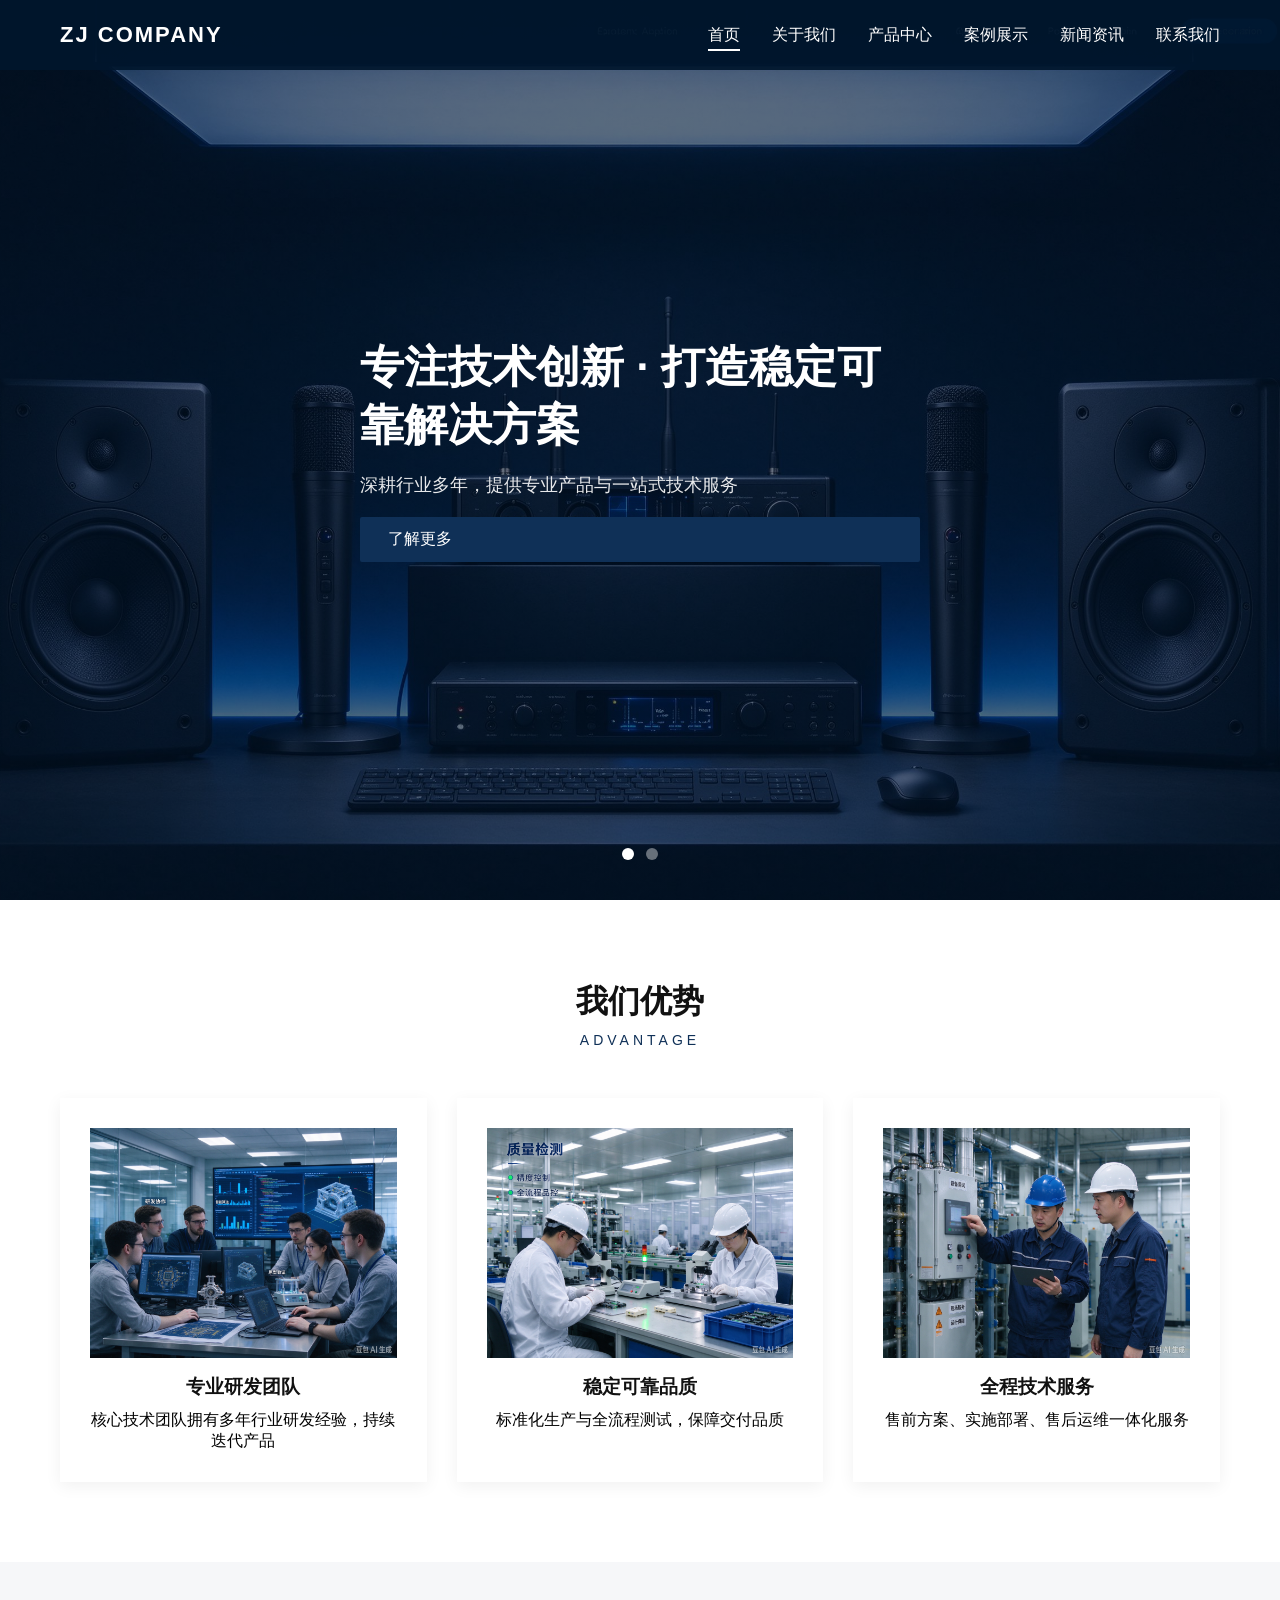
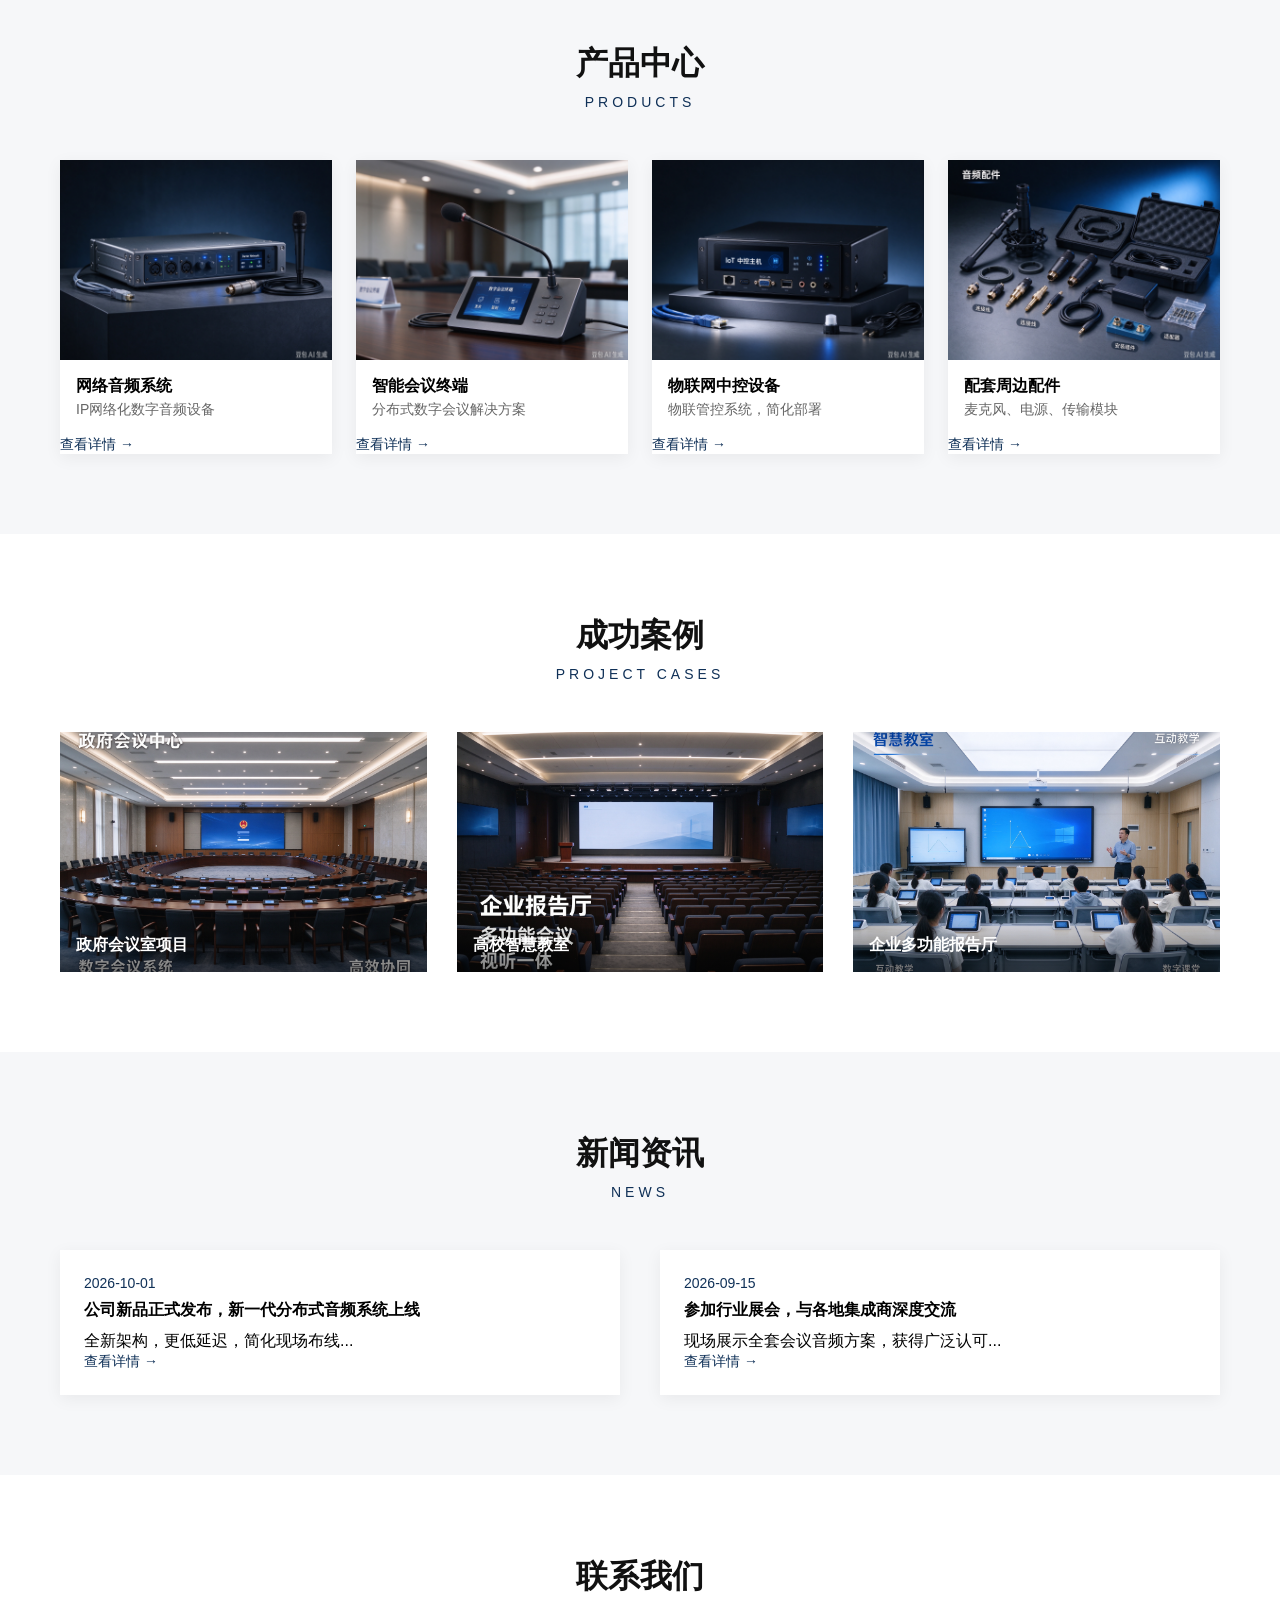
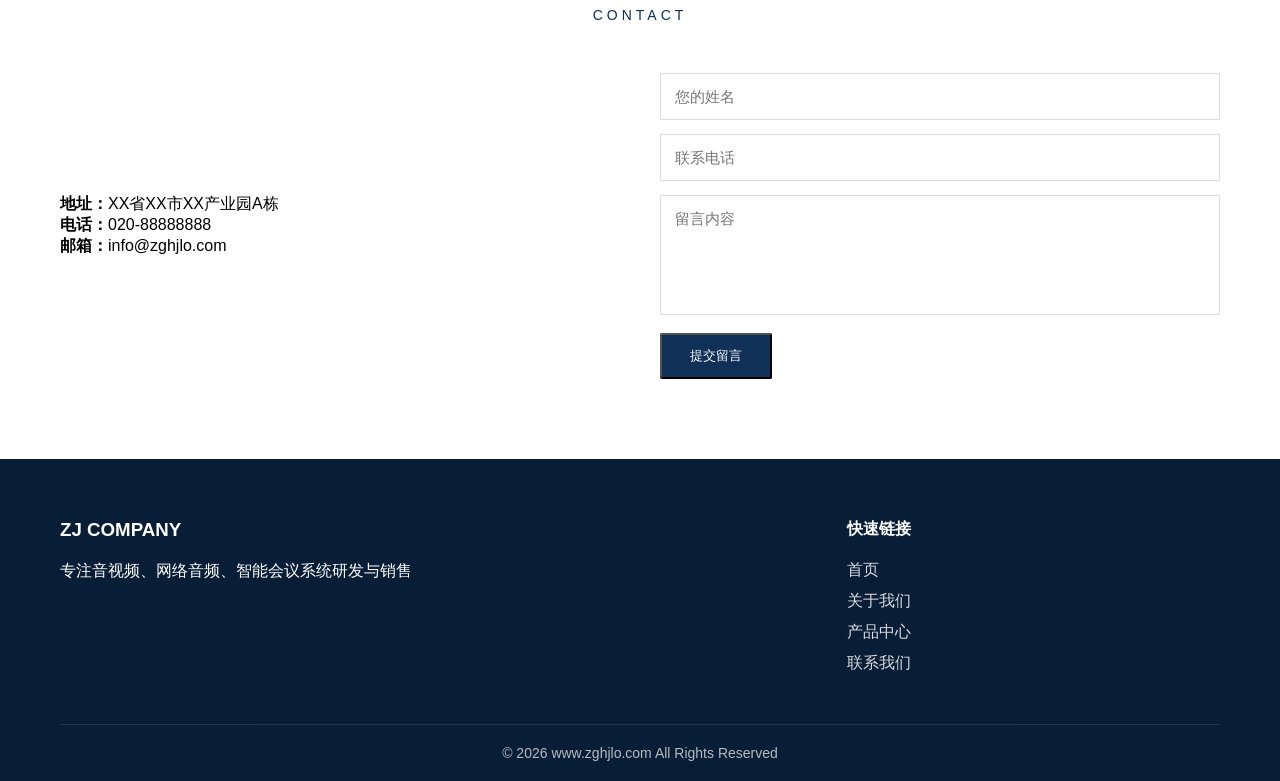
<file: index.html>
<!DOCTYPE html>
<html lang="zh-CN">
<head>
    <meta charset="UTF-8">
    <meta name="viewport" content="width=device-width, initial-scale=1.0">
    <title>首页 - ZJ Company | www.zghjlo.com</title>
    <link rel="stylesheet" href="css/style.css">
</head>
<body>
<!-- 导航栏 -->
<header class="header">
    <div class="container nav-wrap">
        <a href="index.html" class="logo">ZJ COMPANY</a>
        <ul class="nav">
            <li><a href="index.html" class="active">首页</a></li>
            <li><a href="about.html">关于我们</a></li>
            <li><a href="#product">产品中心</a></li>
            <li><a href="#case">案例展示</a></li>
            <li><a href="#news">新闻资讯</a></li>
            <li><a href="#contact">联系我们</a></li>
        </ul>
        <div class="menu-btn">☰</div>
    </div>
</header>

<!-- Banner轮播 -->
<section class="banner">
    <div class="banner-item active" style="background: linear-gradient(rgba(0,20,40,0.6),rgba(0,20,40,0.6)), url('images/banner1.jpg') center/cover;">
        <div class="container banner-text">
            <h1>专注技术创新 · 打造稳定可靠解决方案</h1>
            <p>深耕行业多年，提供专业产品与一站式技术服务</p>
            <a href="about.html" class="btn">了解更多</a>
        </div>
    </div>
    <div class="banner-item" style="background: linear-gradient(rgba(0,20,40,0.6),rgba(0,20,40,0.6)), url('images/banner2.jpg') center/cover;">
        <div class="container banner-text">
            <h1>品质为本，服务为先</h1>
            <p>严格品控体系，快速响应技术支持</p>
            <a href="#contact" class="btn">联系我们</a>
        </div>
    </div>
    <div class="banner-dots">
        <span class="dot active"></span>
        <span class="dot"></span>
    </div>
</section>

<!-- 企业优势 -->
<section class="section" id="advantage">
    <div class="container">
        <div class="title">
            <h2>我们优势</h2>
            <p>ADVANTAGE</p>
        </div>
        <div class="grid-3">
            <div class="card">
                <div class="card-img"><img src="images/adv1.jpg" alt="研发实力"></div>
                <h3>专业研发团队</h3>
                <p>核心技术团队拥有多年行业研发经验，持续迭代产品</p>
            </div>
            <div class="card">
                <div class="card-img"><img src="images/adv2.jpg" alt="稳定品质"></div>
                <h3>稳定可靠品质</h3>
                <p>标准化生产与全流程测试，保障交付品质</p>
            </div>
            <div class="card">
                <div class="card-img"><img src="images/adv3.jpg" alt="售后支持"></div>
                <h3>全程技术服务</h3>
                <p>售前方案、实施部署、售后运维一体化服务</p>
            </div>
        </div>
    </div>
</section>

<!-- 产品中心 -->
<section class="section bg-gray" id="product">
    <div class="container">
        <div class="title">
            <h2>产品中心</h2>
            <p>PRODUCTS</p>
        </div>
        <div class="grid-4">
            <div class="product-card">
                <img src="images/pro1.jpg" alt="产品">
                <h4>网络音频系统</h4>
                <p>IP网络化数字音频设备</p>
                <a href="product-detail.html" class="more">查看详情 →</a>
            </div>
            <div class="product-card">
                <img src="images/pro2.jpg" alt="产品">
                <h4>智能会议终端</h4>
                <p>分布式数字会议解决方案</p>
                <a href="product-detail.html" class="more">查看详情 →</a>
            </div>
            <div class="product-card">
                <img src="images/pro3.jpg" alt="产品">
                <h4>物联网中控设备</h4>
                <p>物联管控系统，简化部署</p>
                <a href="product-detail.html" class="more">查看详情 →</a>
            </div>
            <div class="product-card">
                <img src="images/pro4.jpg" alt="产品">
                <h4>配套周边配件</h4>
                <p>麦克风、电源、传输模块</p>
                <a href="product-detail.html" class="more">查看详情 →</a>
            </div>
        </div>
    </div>
</section>

<!-- 案例展示 -->
<section class="section" id="case">
    <div class="container">
        <div class="title">
            <h2>成功案例</h2>
            <p>PROJECT CASES</p>
        </div>
        <div class="grid-3">
            <div class="case-card">
                <img src="images/case1.jpg" alt="案例">
                <div class="case-info">
                    <h4>政府会议室项目</h4>
                </div>
            </div>
            <div class="case-card">
                <img src="images/case2.jpg" alt="案例">
                <div class="case-info">
                    <h4>高校智慧教室</h4>
                </div>
            </div>
            <div class="case-card">
                <img src="images/case3.jpg" alt="案例">
                <div class="case-info">
                    <h4>企业多功能报告厅</h4>
                </div>
            </div>
        </div>
    </div>
</section>

<!-- 新闻资讯 -->
<section class="section bg-gray" id="news">
    <div class="container">
        <div class="title">
            <h2>新闻资讯</h2>
            <p>NEWS</p>
        </div>
        <div class="grid-2">
            <div class="news-item">
                <span class="date">2026-10-01</span>
                <h4>公司新品正式发布，新一代分布式音频系统上线</h4>
                <p>全新架构，更低延迟，简化现场布线...</p>
                <a href="news-detail.html" class="more">查看详情 →</a>
            </div>
            <div class="news-item">
                <span class="date">2026-09-15</span>
                <h4>参加行业展会，与各地集成商深度交流</h4>
                <p>现场展示全套会议音频方案，获得广泛认可...</p>
                <a href="news-detail.html" class="more">查看详情 →</a>
            </div>
        </div>
    </div>
</section>

<!-- 联系我们 -->
<section class="section" id="contact">
    <div class="container">
        <div class="title">
            <h2>联系我们</h2>
            <p>CONTACT</p>
        </div>
        <div class="grid-2">
            <div class="contact-text">
                <p><strong>地址：</strong>XX省XX市XX产业园A栋</p>
                <p><strong>电话：</strong>020-88888888</p>
                <p><strong>邮箱：</strong>info@zghjlo.com</p>
            </div>
            <div class="contact-form">
                <input type="text" placeholder="您的姓名">
                <input type="text" placeholder="联系电话">
                <textarea placeholder="留言内容"></textarea>
                <button class="btn">提交留言</button>
            </div>
        </div>
    </div>
</section>

<!-- 页脚 -->
<footer class="footer">
    <div class="container">
        <div class="footer-row">
            <div class="footer-col">
                <h3>ZJ COMPANY</h3>
                <p>专注音视频、网络音频、智能会议系统研发与销售</p>
            </div>
            <div class="footer-col">
                <h4>快速链接</h4>
                <ul>
                    <li><a href="index.html">首页</a></li>
                    <li><a href="about.html">关于我们</a></li>
                    <li><a href="#product">产品中心</a></li>
                    <li><a href="#contact">联系我们</a></li>
                </ul>
            </div>
        </div>
        <div class="copyright">
            © 2026 www.zghjlo.com All Rights Reserved
        </div>
    </div>
</footer>
<script src="js/main.js"></script>
</body>
</html>
</file>
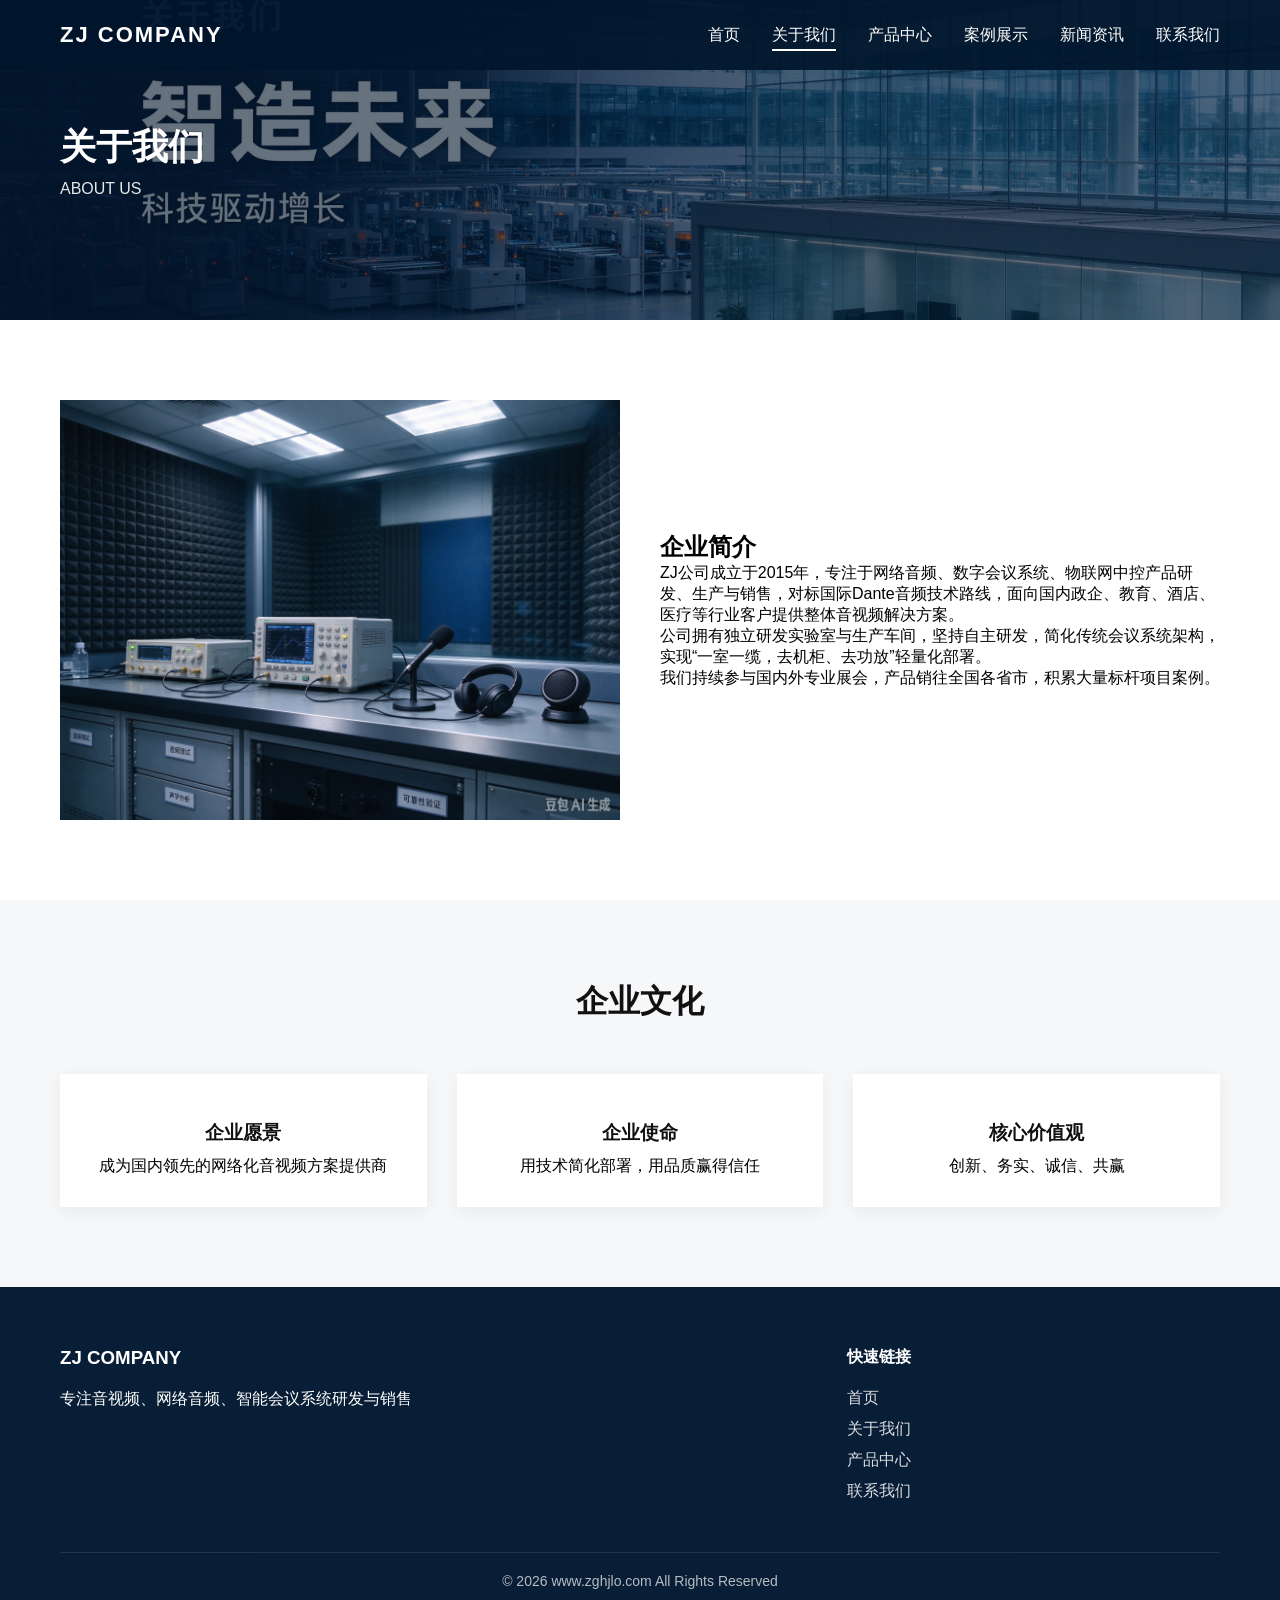
<file: about.html>
<!DOCTYPE html>
<html lang="zh-CN">
<head>
    <meta charset="UTF-8">
    <meta name="viewport" content="width=device-width, initial-scale=1.0">
    <title>关于我们 - ZJ Company</title>
    <link rel="stylesheet" href="css/style.css">
</head>
<body>
<header class="header">
    <div class="container nav-wrap">
        <a href="index.html" class="logo">ZJ COMPANY</a>
        <ul class="nav">
            <li><a href="index.html">首页</a></li>
            <li><a href="about.html" class="active">关于我们</a></li>
            <li><a href="index.html#product">产品中心</a></li>
            <li><a href="index.html#case">案例展示</a></li>
            <li><a href="index.html#news">新闻资讯</a></li>
            <li><a href="index.html#contact">联系我们</a></li>
        </ul>
        <div class="menu-btn">☰</div>
    </div>
</header>

<section class="page-banner" style="background:linear-gradient(rgba(0,20,40,0.6),rgba(0,20,40,0.6)),url('images/about-banner.jpg') center/cover;">
    <div class="container">
        <h1>关于我们</h1>
        <p>ABOUT US</p>
    </div>
</section>

<section class="section">
    <div class="container">
        <div class="grid-2">
            <div>
                <img src="images/about-img.jpg" alt="公司">
            </div>
            <div>
                <h2>企业简介</h2>
                <p>ZJ公司成立于2015年，专注于网络音频、数字会议系统、物联网中控产品研发、生产与销售，对标国际Dante音频技术路线，面向国内政企、教育、酒店、医疗等行业客户提供整体音视频解决方案。</p>
                <p>公司拥有独立研发实验室与生产车间，坚持自主研发，简化传统会议系统架构，实现“一室一缆，去机柜、去功放”轻量化部署。</p>
                <p>我们持续参与国内外专业展会，产品销往全国各省市，积累大量标杆项目案例。</p>
            </div>
        </div>
    </div>
</section>

<section class="section bg-gray">
    <div class="container">
        <div class="title">
            <h2>企业文化</h2>
        </div>
        <div class="grid-3">
            <div class="card">
                <h3>企业愿景</h3>
                <p>成为国内领先的网络化音视频方案提供商</p>
            </div>
            <div class="card">
                <h3>企业使命</h3>
                <p>用技术简化部署，用品质赢得信任</p>
            </div>
            <div class="card">
                <h3>核心价值观</h3>
                <p>创新、务实、诚信、共赢</p>
            </div>
        </div>
    </div>
</section>

<footer class="footer">
    <div class="container">
        <div class="footer-row">
            <div class="footer-col">
                <h3>ZJ COMPANY</h3>
                <p>专注音视频、网络音频、智能会议系统研发与销售</p>
            </div>
            <div class="footer-col">
                <h4>快速链接</h4>
                <ul>
                    <li><a href="index.html">首页</a></li>
                    <li><a href="about.html">关于我们</a></li>
                    <li><a href="index.html#product">产品中心</a></li>
                    <li><a href="index.html#contact">联系我们</a></li>
                </ul>
            </div>
        </div>
        <div class="copyright">
            © 2026 www.zghjlo.com All Rights Reserved
        </div>
    </div>
</footer>
<script src="js/main.js"></script>
</body>
</html>
</file>
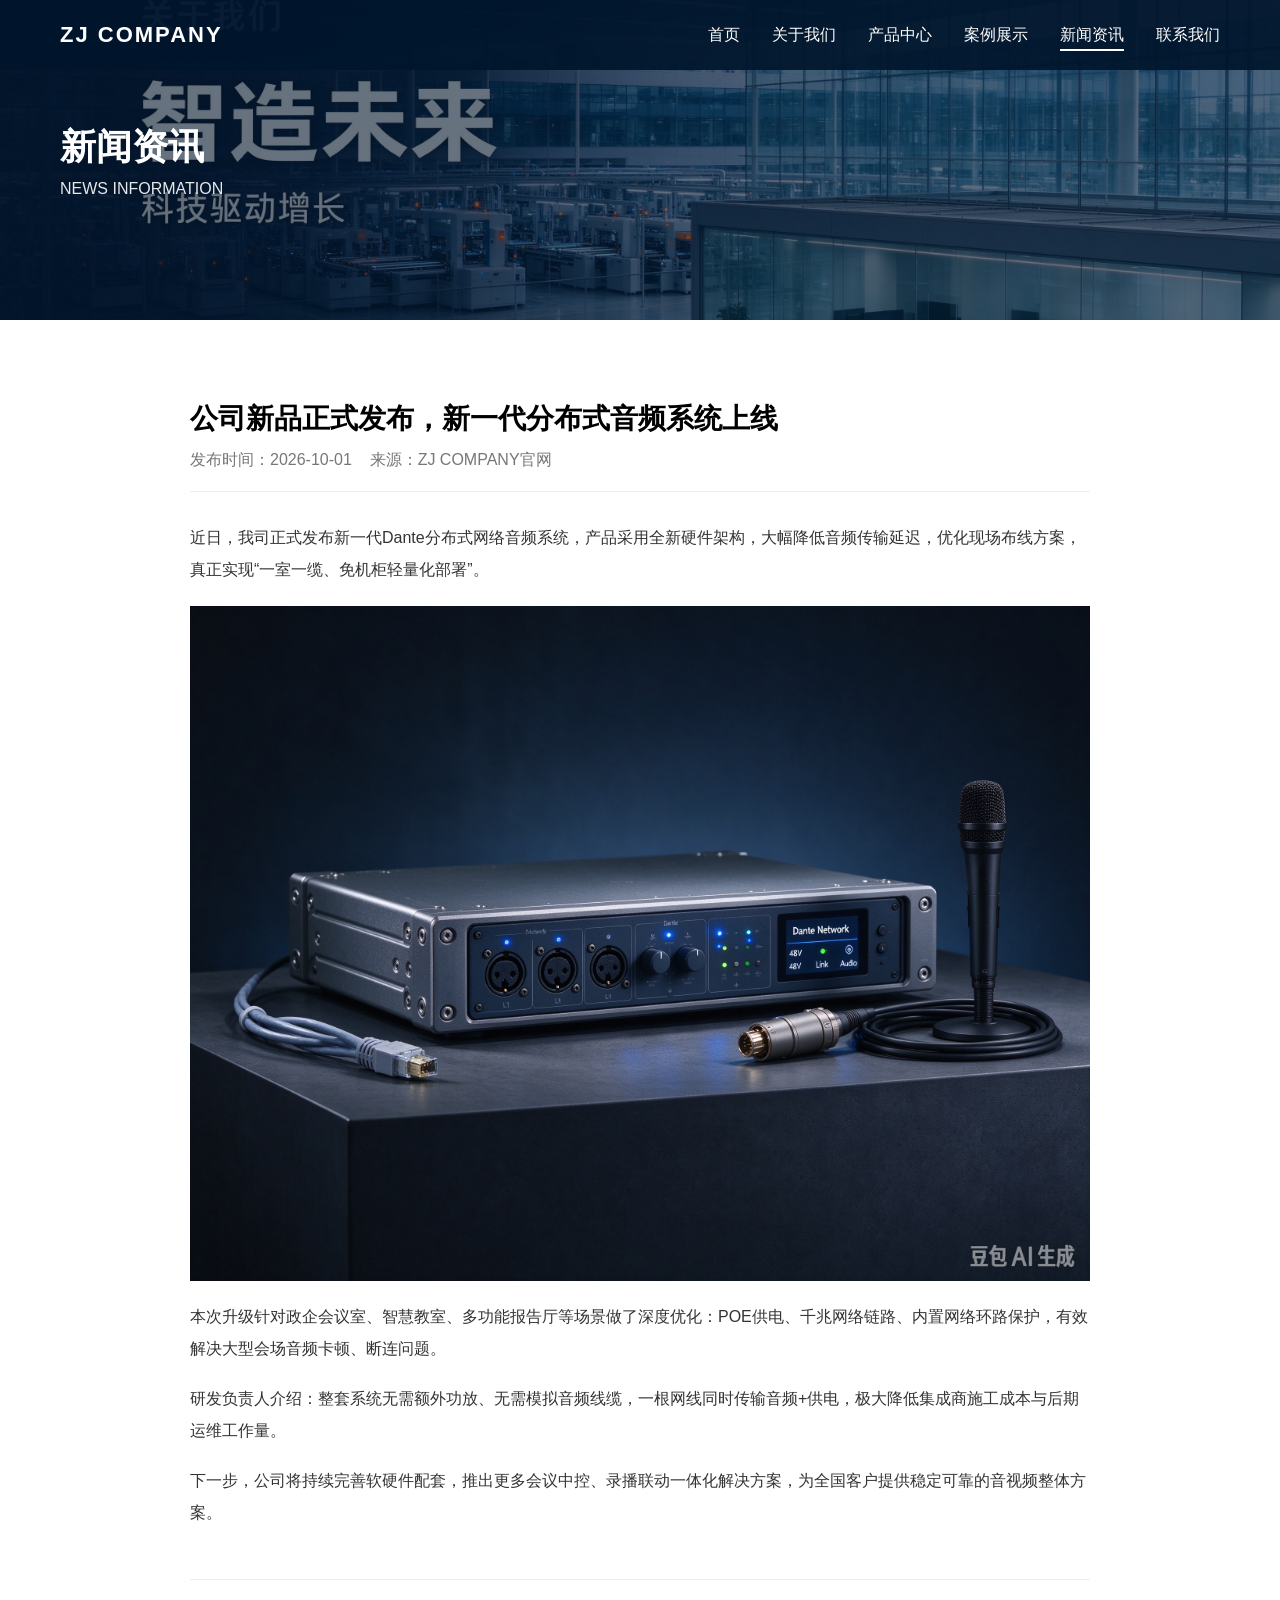
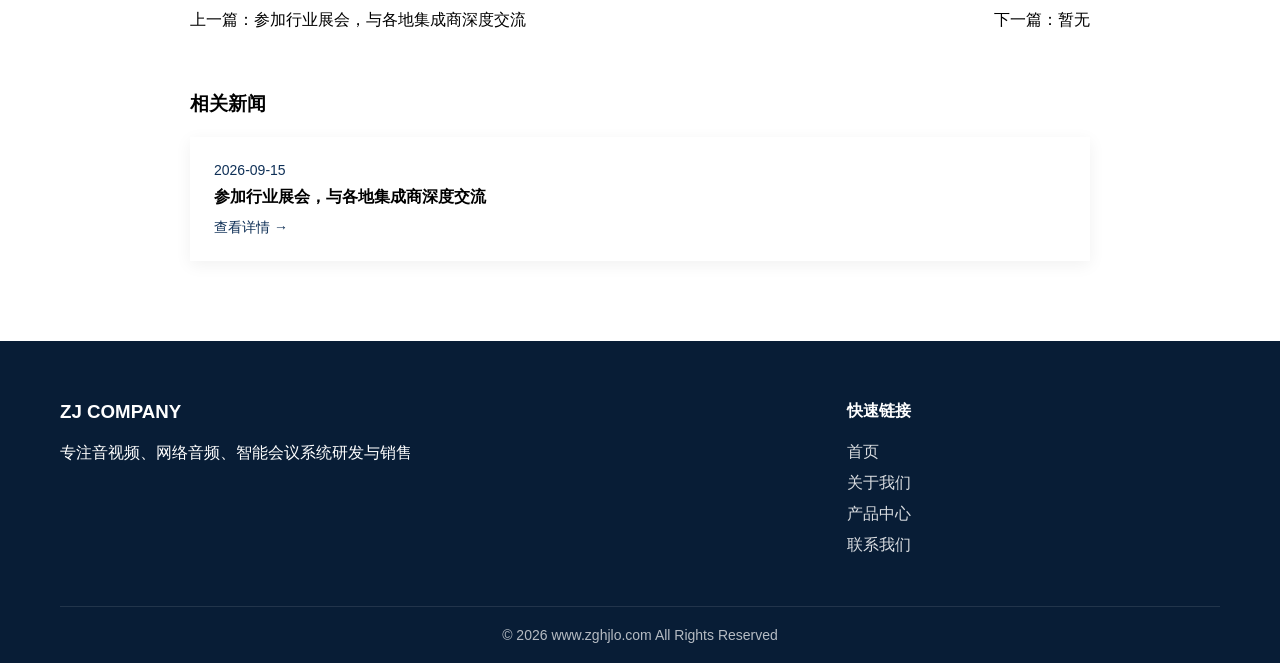
<file: news-detail.html>
<!DOCTYPE html>
<html lang="zh-CN">
<head>
    <meta charset="UTF-8">
    <meta name="viewport" content="width=device-width, initial-scale=1.0">
    <title>新闻详情 - ZJ COMPANY</title>
    <link rel="stylesheet" href="css/style.css">
    <style>
        .article-box{max-width:900px;margin:0 auto;}
        .article-title{font-size:28px;margin-bottom:12px;}
        .article-meta{color:#777;margin-bottom:30px;padding-bottom:20px;border-bottom:1px solid #eee;}
        .article-content{line-height:2;font-size:16px;color:#333;}
        .article-content p{margin-bottom:18px;}
        .article-content img{max-width:100%;margin:20px auto;display:block;}
        .article-nav{display:flex;justify-content:space-between;margin-top:50px;padding-top:30px;border-top:1px solid #eee;}
        .related-news{margin-top:60px;}
    </style>
</head>
<body>
<header class="header">
    <div class="container nav-wrap">
        <a href="index.html" class="logo">ZJ COMPANY</a>
        <ul class="nav">
            <li><a href="index.html">首页</a></li>
            <li><a href="about.html">关于我们</a></li>
            <li><a href="index.html#product">产品中心</a></li>
            <li><a href="index.html#case">案例展示</a></li>
            <li><a href="index.html#news" class="active">新闻资讯</a></li>
            <li><a href="index.html#contact">联系我们</a></li>
        </ul>
        <div class="menu-btn">☰</div>
    </div>
</header>

<section class="page-banner" style="background:linear-gradient(rgba(0,20,40,0.6),rgba(0,20,40,0.6)),url('images/about-banner.jpg') center/cover;">
    <div class="container">
        <h1>新闻资讯</h1>
        <p>NEWS INFORMATION</p>
    </div>
</section>

<section class="section">
    <div class="container">
        <div class="article-box">
            <h2 class="article-title">公司新品正式发布，新一代分布式音频系统上线</h2>
            <div class="article-meta">
                发布时间：2026-10-01 &nbsp;&nbsp; 来源：ZJ COMPANY官网
            </div>
            <div class="article-content">
                <p>近日，我司正式发布新一代Dante分布式网络音频系统，产品采用全新硬件架构，大幅降低音频传输延迟，优化现场布线方案，真正实现“一室一缆、免机柜轻量化部署”。</p>
                <img src="images/pro1.jpg" alt="新品设备">
                <p>本次升级针对政企会议室、智慧教室、多功能报告厅等场景做了深度优化：POE供电、千兆网络链路、内置网络环路保护，有效解决大型会场音频卡顿、断连问题。</p>
                <p>研发负责人介绍：整套系统无需额外功放、无需模拟音频线缆，一根网线同时传输音频+供电，极大降低集成商施工成本与后期运维工作量。</p>
                <p>下一步，公司将持续完善软硬件配套，推出更多会议中控、录播联动一体化解决方案，为全国客户提供稳定可靠的音视频整体方案。</p>
            </div>
            <div class="article-nav">
                <a href="#">上一篇：参加行业展会，与各地集成商深度交流</a>
                <a href="#">下一篇：暂无</a>
            </div>

            <div class="related-news">
                <h3>相关新闻</h3>
                <div class="news-item" style="margin-top:20px;">
                    <span class="date">2026-09-15</span>
                    <h4>参加行业展会，与各地集成商深度交流</h4>
                    <a href="news-detail.html" class="more">查看详情 →</a>
                </div>
            </div>
        </div>
    </div>
</section>

<footer class="footer">
    <div class="container">
        <div class="footer-row">
            <div class="footer-col">
                <h3>ZJ COMPANY</h3>
                <p>专注音视频、网络音频、智能会议系统研发与销售</p>
            </div>
            <div class="footer-col">
                <h4>快速链接</h4>
                <ul>
                    <li><a href="index.html">首页</a></li>
                    <li><a href="about.html">关于我们</a></li>
                    <li><a href="index.html#product">产品中心</a></li>
                    <li><a href="index.html#contact">联系我们</a></li>
                </ul>
            </div>
        </div>
        <div class="copyright">
            © 2026 www.zghjlo.com All Rights Reserved
        </div>
    </div>
</footer>

<script src="js/main.js"></script>
</body>
</html>
</file>
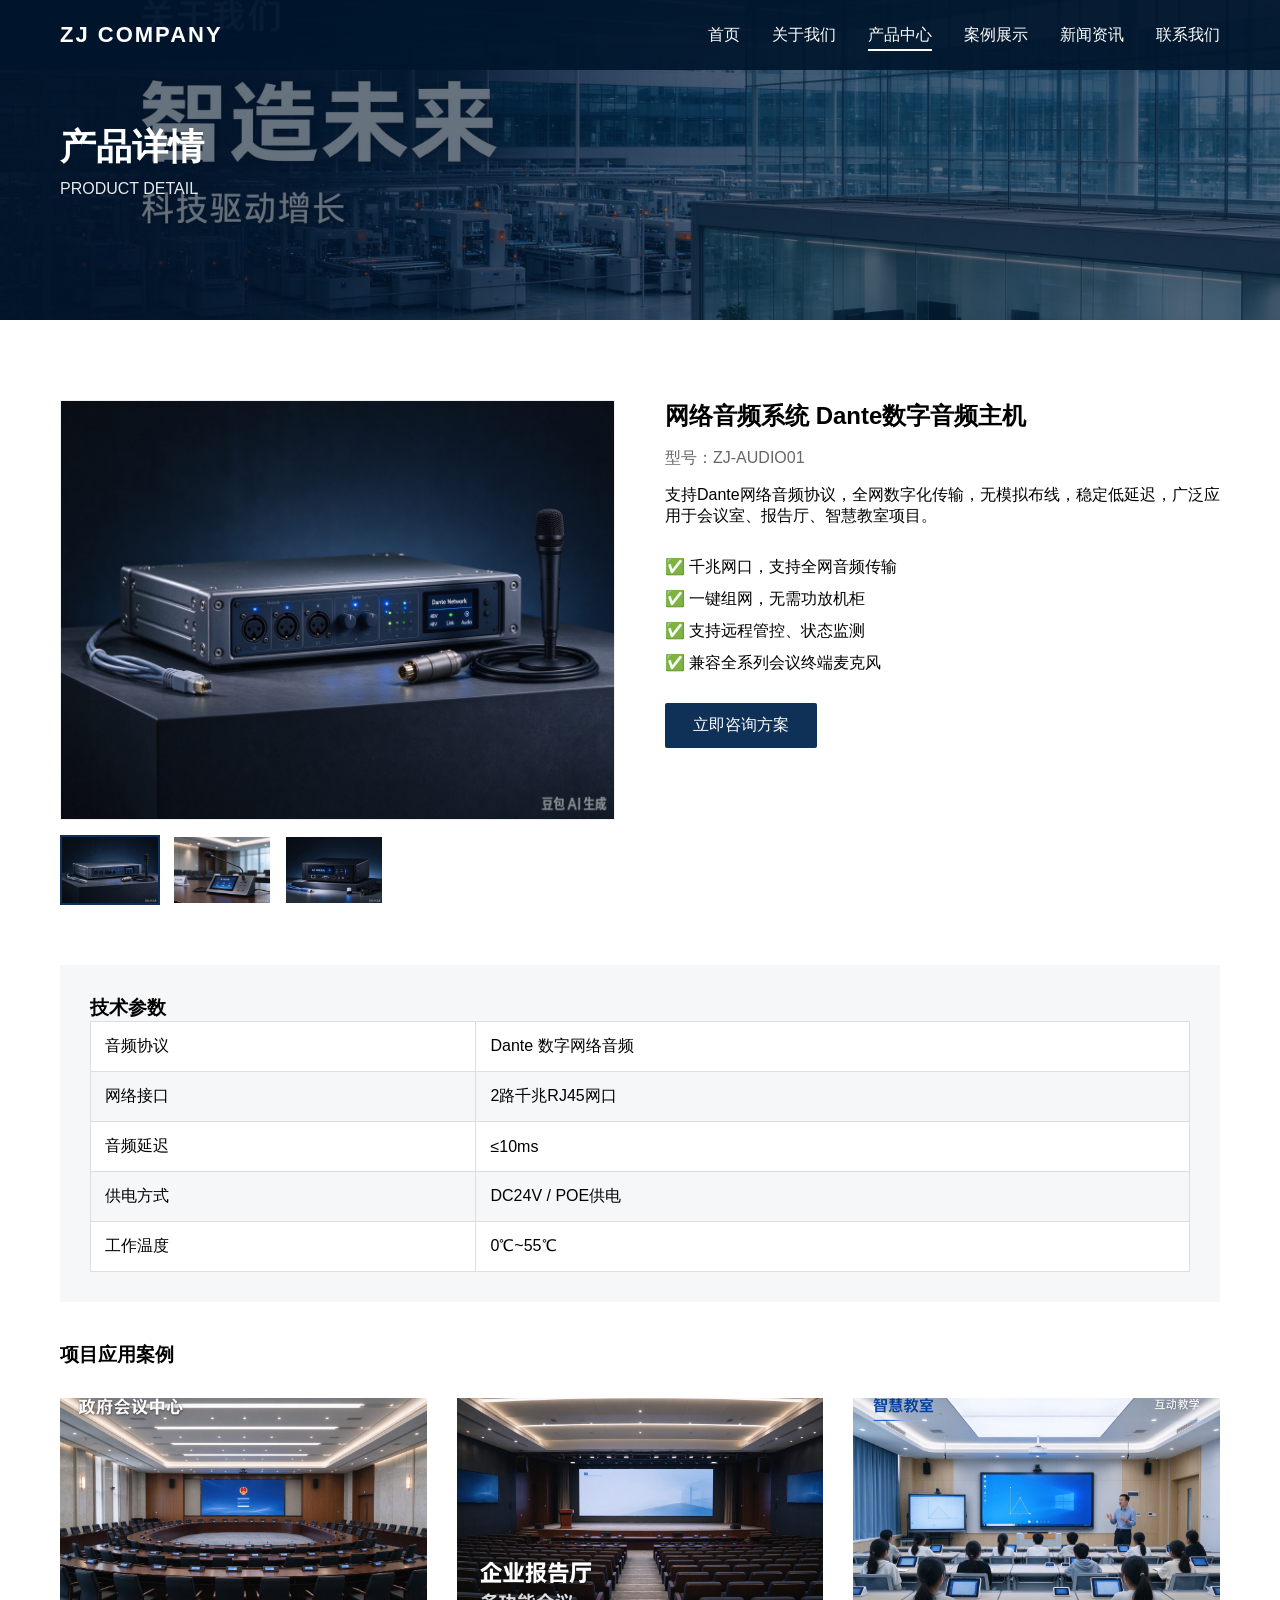
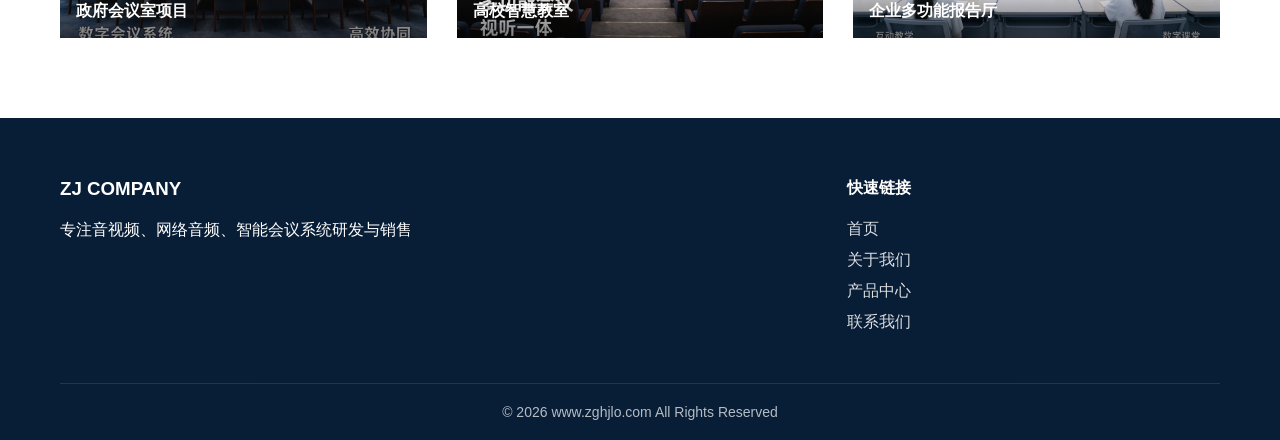
<file: product-detail.html>
<!DOCTYPE html>
<html lang="zh-CN">
<head>
    <meta charset="UTF-8">
    <meta name="viewport" content="width=device-width, initial-scale=1.0">
    <title>产品详情 - ZJ COMPANY</title>
    <link rel="stylesheet" href="css/style.css">
    <style>
        .detail-wrap{display:grid;grid-template-columns:1fr 1fr;gap:50px;margin-bottom:60px;}
        .img-big{width:100%;height:420px;object-fit:cover;border:1px solid #eee;}
        .thumb-list{display:flex;gap:12px;margin-top:15px;}
        .thumb{width:100px;height:70px;cursor:pointer;border:2px solid transparent;}
        .thumb.active{border-color:#0f3057;}
        .param-box{background:#f6f7f9;padding:30px;margin:40px 0;}
        .param-table{width:100%;border-collapse:collapse;}
        .param-table td{border:1px solid #ddd;padding:14px;}
        .param-table tr:nth-child(odd){background:#fff;}
        @media(max-width:768px){
            .detail-wrap{grid-template-columns:1fr;}
        }
    </style>
</head>
<body>
<header class="header">
    <div class="container nav-wrap">
        <a href="index.html" class="logo">ZJ COMPANY</a>
        <ul class="nav">
            <li><a href="index.html">首页</a></li>
            <li><a href="about.html">关于我们</a></li>
            <li><a href="index.html#product" class="active">产品中心</a></li>
            <li><a href="index.html#case">案例展示</a></li>
            <li><a href="index.html#news">新闻资讯</a></li>
            <li><a href="index.html#contact">联系我们</a></li>
        </ul>
        <div class="menu-btn">☰</div>
    </div>
</header>

<section class="page-banner" style="background:linear-gradient(rgba(0,20,40,0.6),rgba(0,20,40,0.6)),url('images/about-banner.jpg') center/cover;">
    <div class="container">
        <h1>产品详情</h1>
        <p>PRODUCT DETAIL</p>
    </div>
</section>

<section class="section">
    <div class="container">
        <div class="detail-wrap">
            <div class="img-box">
                <img src="images/pro1.jpg" class="img-big" id="bigImg">
                <div class="thumb-list">
                    <img src="images/pro1.jpg" class="thumb active" onclick="changeImg(this.src)">
                    <img src="images/pro2.jpg" class="thumb" onclick="changeImg(this.src)">
                    <img src="images/pro3.jpg" class="thumb" onclick="changeImg(this.src)">
                </div>
            </div>
            <div class="info-box">
                <h2>网络音频系统 Dante数字音频主机</h2>
                <p style="margin:16px 0;color:#666;">型号：ZJ-AUDIO01</p>
                <p>支持Dante网络音频协议，全网数字化传输，无模拟布线，稳定低延迟，广泛应用于会议室、报告厅、智慧教室项目。</p>
                <ul style="margin:24px 0;line-height:2;">
                    <li>✅ 千兆网口，支持全网音频传输</li>
                    <li>✅ 一键组网，无需功放机柜</li>
                    <li>✅ 支持远程管控、状态监测</li>
                    <li>✅ 兼容全系列会议终端麦克风</li>
                </ul>
                <a href="index.html#contact" class="btn">立即咨询方案</a>
            </div>
        </div>

        <div class="param-box">
            <h3>技术参数</h3>
            <table class="param-table">
                <tr>
                    <td>音频协议</td>
                    <td>Dante 数字网络音频</td>
                </tr>
                <tr>
                    <td>网络接口</td>
                    <td>2路千兆RJ45网口</td>
                </tr>
                <tr>
                    <td>音频延迟</td>
                    <td>≤10ms</td>
                </tr>
                <tr>
                    <td>供电方式</td>
                    <td>DC24V / POE供电</td>
                </tr>
                <tr>
                    <td>工作温度</td>
                    <td>0℃~55℃</td>
                </tr>
            </table>
        </div>

        <h3>项目应用案例</h3>
        <div class="grid-3" style="margin-top:30px;">
            <div class="case-card">
                <img src="images/case1.jpg" alt="案例">
                <div class="case-info"><h4>政府会议室项目</h4></div>
            </div>
            <div class="case-card">
                <img src="images/case2.jpg" alt="案例">
                <div class="case-info"><h4>高校智慧教室</h4></div>
            </div>
            <div class="case-card">
                <img src="images/case3.jpg" alt="案例">
                <div class="case-info"><h4>企业多功能报告厅</h4></div>
            </div>
        </div>
    </div>
</section>

<footer class="footer">
    <div class="container">
        <div class="footer-row">
            <div class="footer-col">
                <h3>ZJ COMPANY</h3>
                <p>专注音视频、网络音频、智能会议系统研发与销售</p>
            </div>
            <div class="footer-col">
                <h4>快速链接</h4>
                <ul>
                    <li><a href="index.html">首页</a></li>
                    <li><a href="about.html">关于我们</a></li>
                    <li><a href="index.html#product">产品中心</a></li>
                    <li><a href="index.html#contact">联系我们</a></li>
                </ul>
            </div>
        </div>
        <div class="copyright">
            © 2026 www.zghjlo.com All Rights Reserved
        </div>
    </div>
</footer>

<script src="js/main.js"></script>
<script>
function changeImg(src){
    document.getElementById('bigImg').src = src;
    document.querySelectorAll('.thumb').forEach(item=>item.classList.remove('active'));
    event.target.classList.add('active');
}
</script>
</body>
</html>
</file>
<file: css/style.css>
* {margin:0;padding:0;box-sizing:border-box;font-family:"Microsoft Yahei",sans-serif;}
ul{list-style:none;}
a{text-decoration:none;color:inherit;}
img{max-width:100%;display:block;}
.container{width:1200px;margin:0 auto;padding:0 20px;}
@media(max-width:1200px){.container{width:100%;}}
.section{padding:80px 0;}
.bg-gray{background:#f6f7f9;}
.title{text-align:center;margin-bottom:50px;}
.title h2{font-size:32px;color:#111;margin-bottom:8px;}
.title p{color:#0f3057;letter-spacing:4px;font-size:14px;}
.grid-2{display:grid;grid-template-columns:1fr 1fr;gap:40px;align-items:center;}
.grid-3{display:grid;grid-template-columns:repeat(3,1fr);gap:30px;}
.grid-4{display:grid;grid-template-columns:repeat(4,1fr);gap:24px;}
@media(max-width:768px){
    .grid-2,.grid-3,.grid-4{grid-template-columns:1fr;}
}
.btn{display:inline-block;background:#0f3057;color:#fff;padding:12px 28px;border-radius:2px;transition:0.3s;}
.btn:hover{background:#081d36;}

/* 导航 */
.header{position:fixed;top:0;width:100%;z-index:999;background:rgba(0,22,45,0.92);color:#fff;transition:0.3s;}
.nav-wrap{display:flex;justify-content:space-between;align-items:center;height:70px;}
.logo{font-size:22px;font-weight:bold;letter-spacing:2px;}
.nav{display:flex;gap:32px;}
.nav a{padding:8px 0;position:relative;}
.nav a.active:after{content:"";position:absolute;bottom:0;left:0;width:100%;height:2px;background:#fff;}
.menu-btn{display:none;font-size:24px;cursor:pointer;}
@media(max-width:768px){
    .nav{position:absolute;top:70px;left:0;width:100%;background:#081d36;flex-direction:column;padding:20px;display:none;}
    .menu-btn{display:block;}
}

/* Banner */
.banner{height:100vh;position:relative;overflow:hidden;color:#fff;}
.banner-item{position:absolute;top:0;left:0;width:100%;height:100%;opacity:0;transition:1s;}
.banner-item.active{opacity:1;}
.banner-text{height:100%;display:flex;flex-direction:column;justify-content:center;gap:20px;max-width:600px;}
.banner-text h1{font-size:44px;line-height:1.3;}
.banner-text p{font-size:18px;opacity:0.9;}
.banner-dots{position:absolute;bottom:40px;left:50%;transform:translateX(-50%);display:flex;gap:12px;}
.dot{width:12px;height:12px;border-radius:50%;background:rgba(255,255,255,0.4);cursor:pointer;}
.dot.active{background:#fff;}

/* 卡片 */
.card{background:#fff;padding:30px;text-align:center;box-shadow:0 4px 16px rgba(0,0,0,0.06);}
.card h3{margin:16px 0 10px;color:#111;}
.product-card{background:#fff;overflow:hidden;box-shadow:0 4px 16px rgba(0,0,0,0.06);}
.product-card img{width:100%;height:200px;object-fit:cover;}
.product-card h4{padding:16px 16px 4px;}
.product-card p{padding:0 16px 16px;color:#666;font-size:14px;}
.case-card{overflow:hidden;position:relative;}
.case-card img{width:100%;height:240px;object-fit:cover;transition:0.4s;}
.case-card:hover img{transform:scale(1.05);}
.case-info{position:absolute;bottom:0;width:100%;background:linear-gradient(transparent,#0008);color:#fff;padding:16px;}
.news-item{padding:24px;background:#fff;box-shadow:0 4px 16px rgba(0,0,0,0.06);}
.news-item .date{color:#0f3057;font-size:14px;}
.news-item h4{margin:8px 0 10px;}
.more{color:#0f3057;font-size:14px;}

/* 联系表单 */
.contact-form input,.contact-form textarea{width:100%;border:1px solid #ddd;padding:14px;margin-bottom:14px;font-size:15px;}
.contact-form textarea{height:120px;resize:none;}

/* 内页Banner */
.page-banner{height:320px;color:#fff;display:flex;align-items:center;}
.page-banner h1{font-size:36px;}
.page-banner p{opacity:0.9;margin-top:8px;}

/* Footer */
.footer{background:#081d36;color:#fff;padding:60px 0 20px;}
.footer-row{display:grid;grid-template-columns:2fr 1fr;gap:40px;margin-bottom:40px;}
.footer-col h3,.footer-col h4{margin-bottom:20px;}
.footer-col li{margin-bottom:10px;opacity:0.85;}
.copyright{border-top:1px solid rgba(255,255,255,0.15);padding-top:20px;text-align:center;font-size:14px;opacity:0.7;}
</file>
